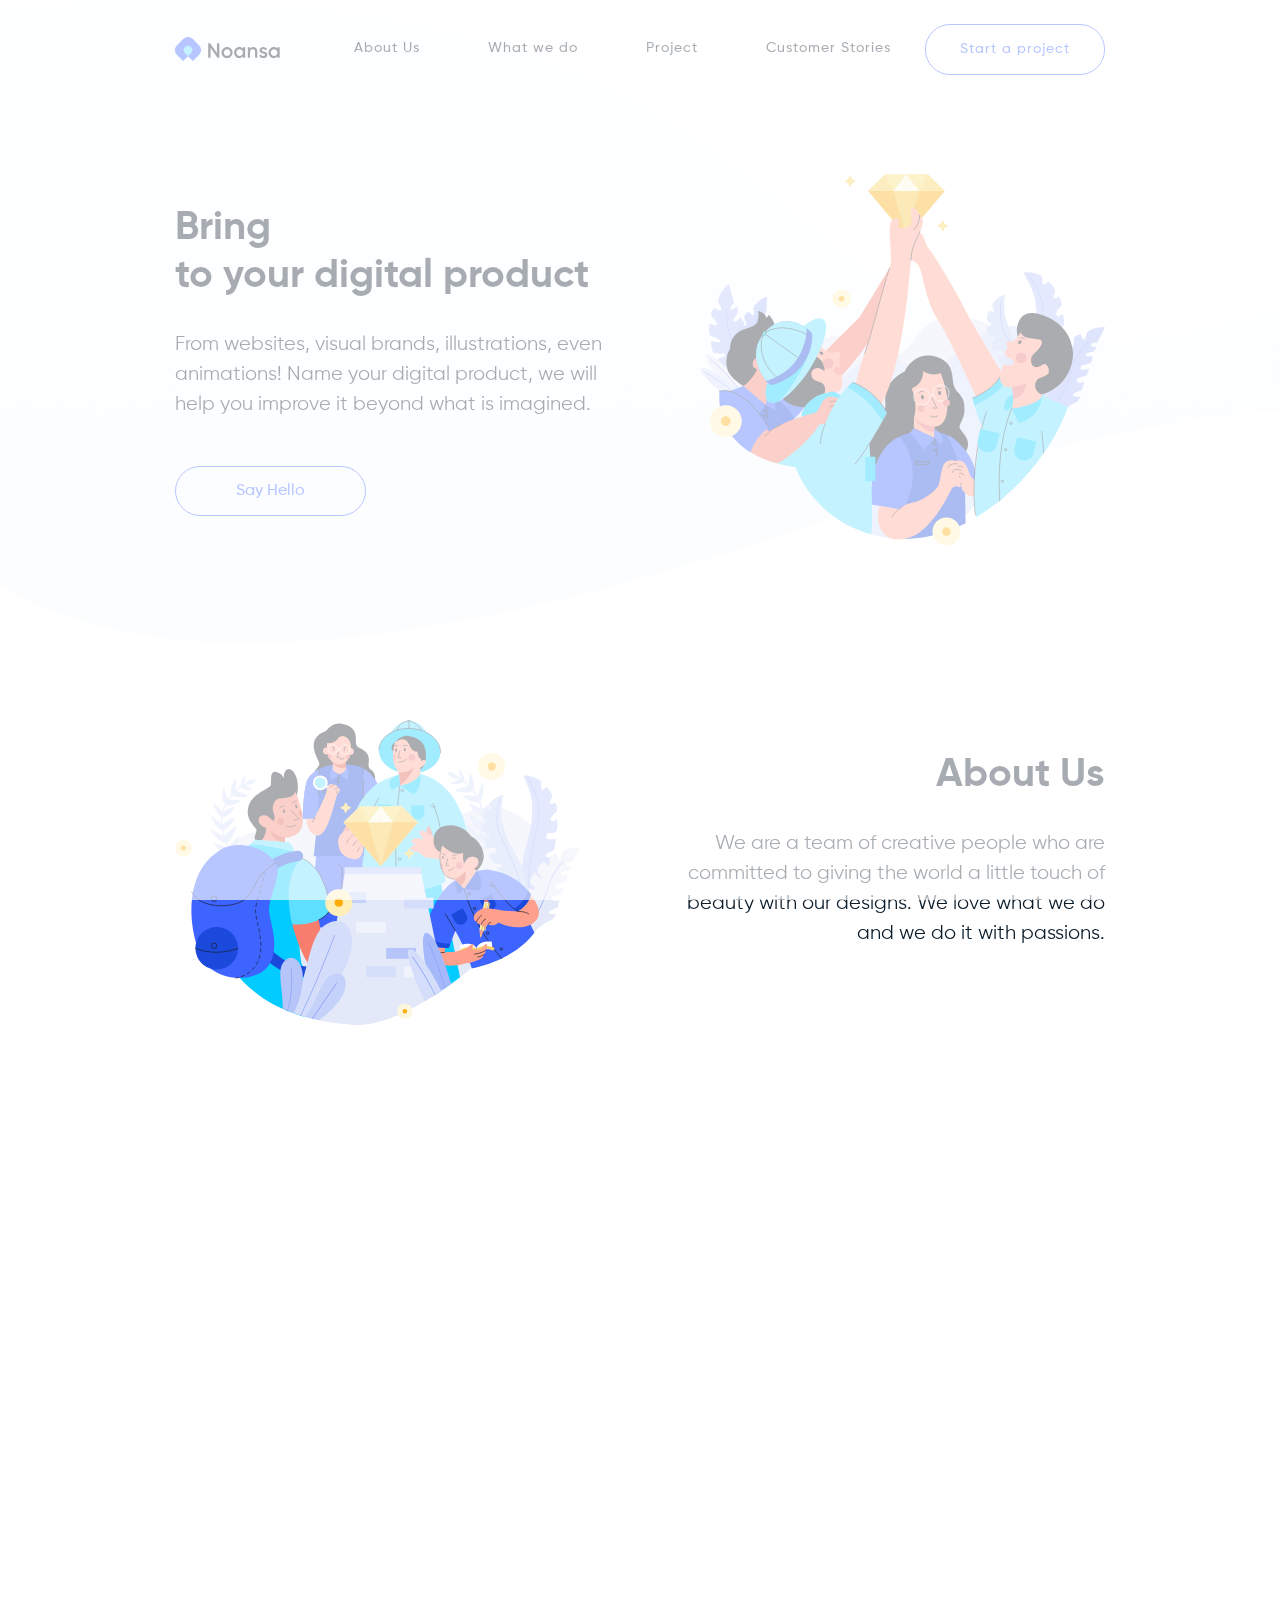
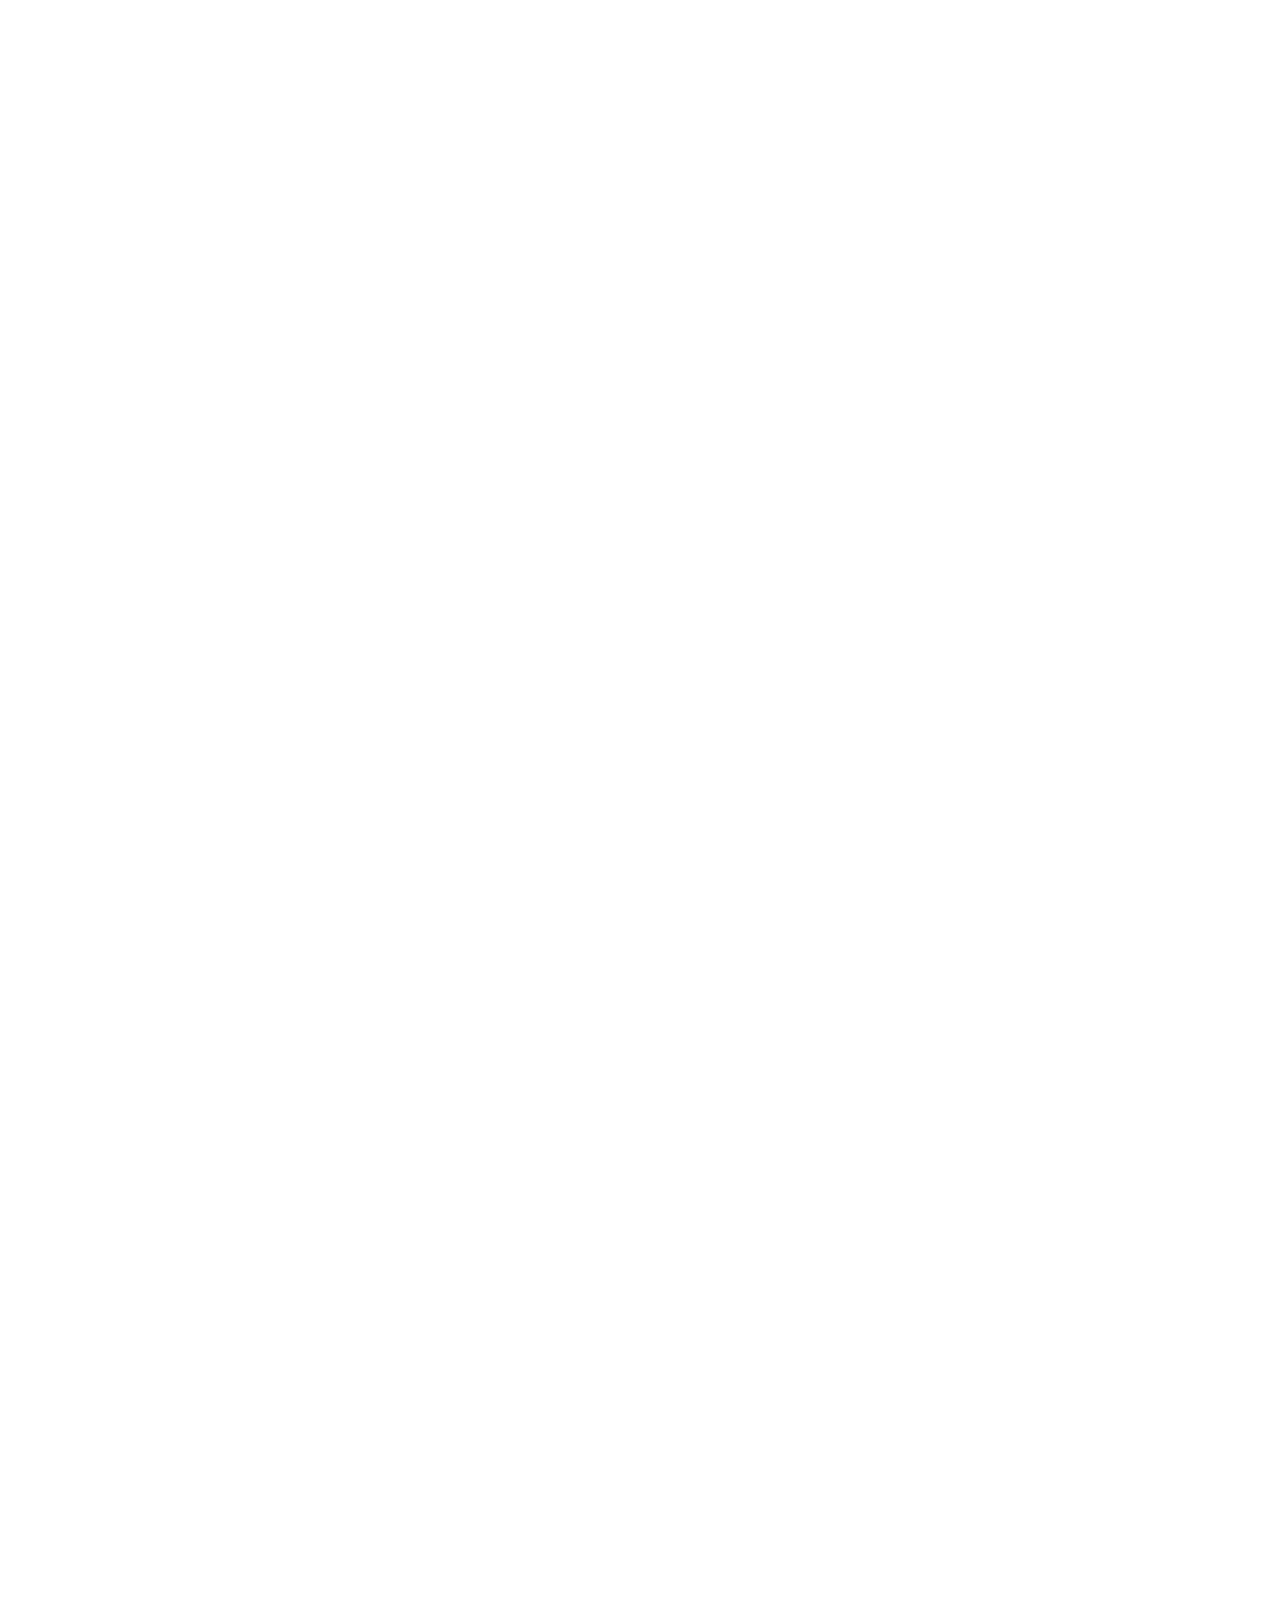
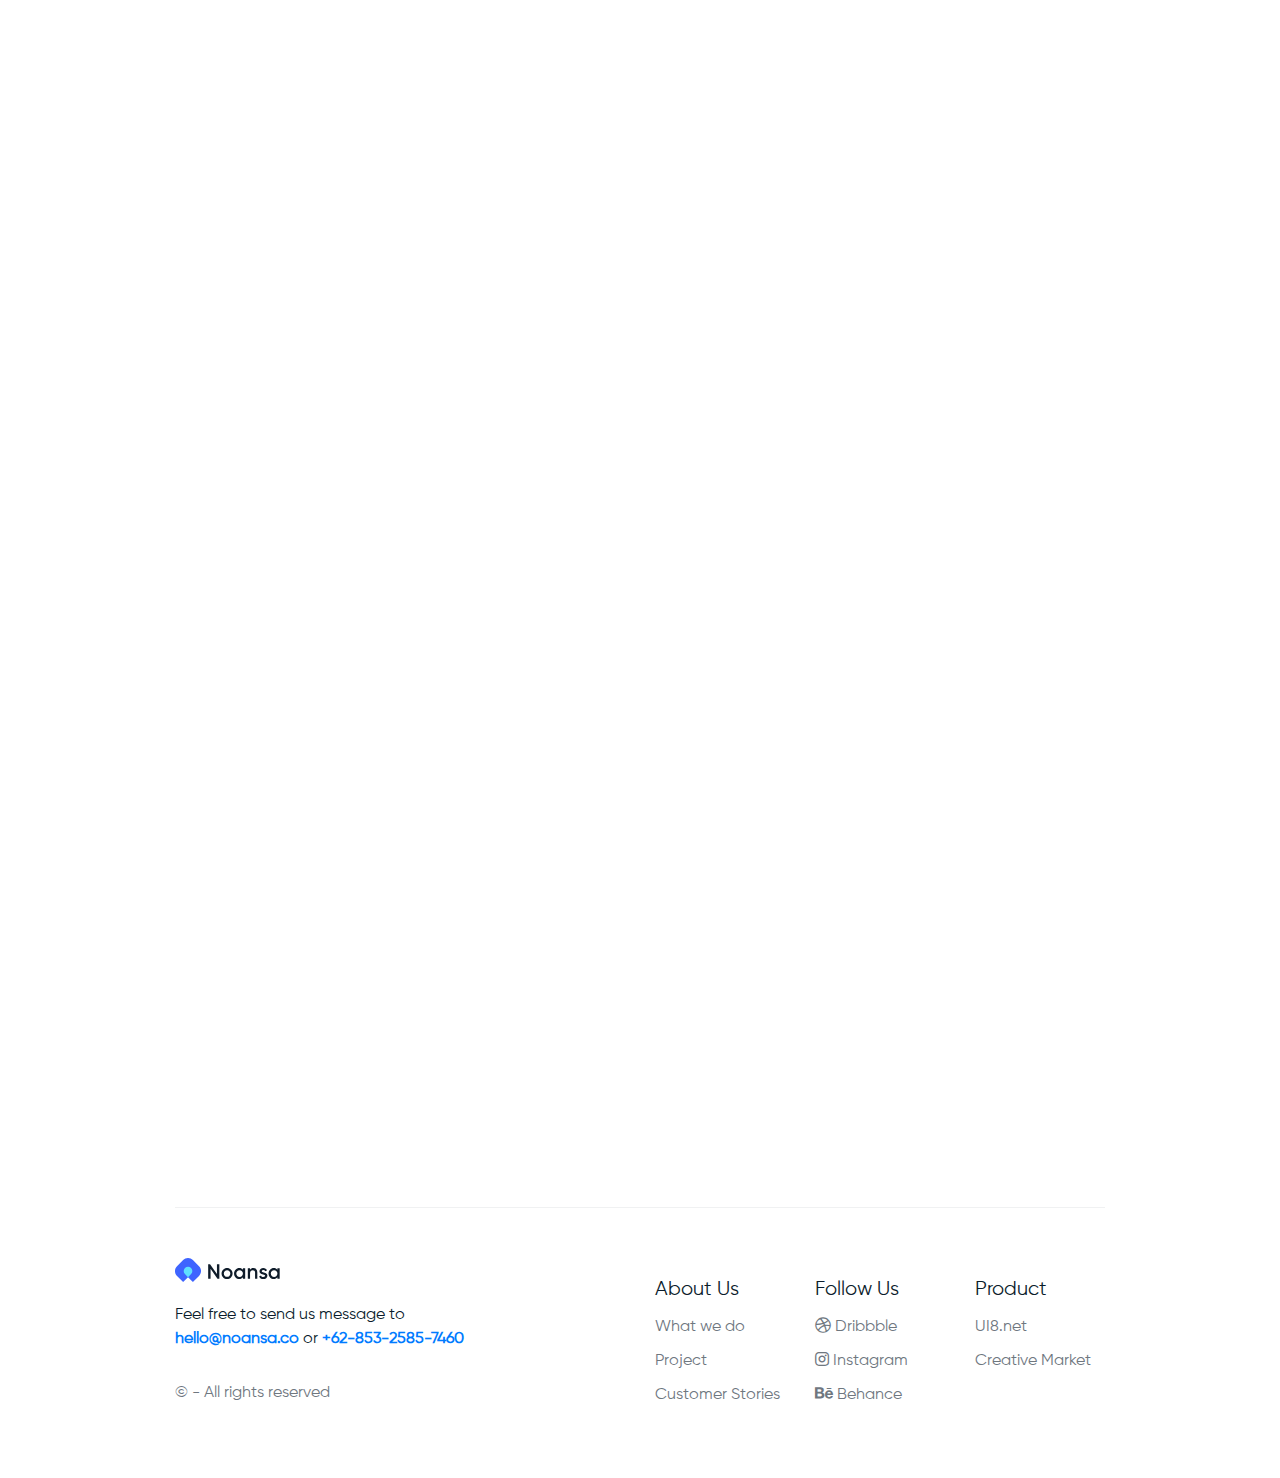
<file: index.html>
<!DOCTYPE html>
<html lang="en">

<head>
   <meta http-equiv="Content-Type" content="text/html; charset=utf-8">

   <meta name="viewport" content="width=device-width, initial-scale=1.0">
   <meta http-equiv="X-UA-Compatible" content="ie=edge">

   <meta name="author" content="Dzakifadh" />
   <title>Noansa Studio</title>

   <!-- Meta tag for thumbnails -->
   <meta property="og:title" content="Noansa Studio" />
   <meta property="og:url" content="https://noansa.dzakifadh.com/" />
   <meta property="og:description" content="Noansa Studio | Design for future">
   <meta property="og:image" content="https://i.ibb.co/d7HcxDM/Group-22.png">
   <meta property="og:type" content="Official Studio Website" />

   <!-- Favicon -->
   <link rel="icon" href="assets/favicon.ico" type="image/ico" />

   <!-- jQuery load first -->
   <script src="assets/js/jquery.min.js"></script>

   <!-- CSS Files -->
   <style>
      @import url("assets/css/bootstrap.min.css");
      @import url("assets/css/all.min.css");
      @import url("assets/lib/owl/css/owl.carousel.min.css");
      @import url("assets/lib/owl/css/owl.theme.default.min.css");
      @import url("assets/css/external.css");
      @import url("assets/css/animate.min.css");
      @import url("assets/css/datepicker.css");
      @import url("assets/css/bootstrap-select.min.css");
      @import url("assets/css/style.css");
   </style>

</head>

<body data-spy="scroll" data-target=".navbar" data-offset="150">
   <div id="preloader">
      <div id="status"></div>
   </div>
   <!-- Main navbar start-->
   <nav class="navbar navbar-expand-lg navbar-dark fixed-top navbar-custom">
      <div class="container" data-aos="fade-in">
         <a href="#" id="logo">
            <img src="assets/images/logo.svg" alt="logo" alt="images">
         </a>
         <button class="navbar-toggler collapsed" type="button" data-toggle="collapse" data-target="#navbarResponsive"
            aria-controls="navbarResponsive" aria-expanded="false" aria-label="Toggle navigation">
            <span class="icon-bar top-bar"></span>
            <span class="icon-bar middle-bar"></span>
            <span class="icon-bar bottom-bar"></span>
            <span class="sr-only">Toggle navigation</span>
         </button>
         <div class="collapse navbar-collapse" id="navbarResponsive">
            <ul class="navbar-nav ml-auto">
               <li class="nav-item">
                  <a class="nav-link scrollTo" href="#about">About Us</a>
               </li>
               <li class="nav-item">
                  <a class="nav-link scrollTo" href="#what">What we do</a>
               </li>
               <li class="nav-item">
                  <a class="nav-link scrollTo" href="#project">Project</a>
               </li>
               <li class="nav-item">
                  <a class="nav-link scrollTo" href="#testimonial">Customer Stories</a>
               </li>
               <li class="nav-item" id="start">
                  <a class="nav-link btn btn-noansa" id="nav-desktop" href="#" data-toggle="modal"
                     data-target="#modal-contact">Start a project</a>
                  <a class="nav-link btn btn-noansa" id="nav-mobile" href="contact-us.html">Start a project</a>
               </li>
            </ul>
         </div>
      </div>
   </nav>
   <!-- Main navbar end-->

   <!-- Home start -->
   <div id="home" class="thetop">
      <div class="container">
         <div class="header-wrapper">
            <div class="row h-header">
               <div class="col-lg-6 col-md-12 align-self-center">
                  <div class="text-home">
                     <div data-aos="fade-up" data-aos-delay="500">
                        <h2 class="cd-headline letters rotate-2">
                           <span>Bring</span>
                           <span class="cd-words-wrapper">
                              <b class="is-visible">Happiness</b>
                              <b>Joy</b>
                              <b>Love</b>
                           </span>
                        </h2>
                        <h2>to your digital product</h2>
                     </div>
                     <p data-aos="fade-up" data-aos-delay="1000">From websites, visual brands, illustrations, even
                        animations! Name your digital product, we will help you improve it beyond what is imagined.</p>
                     <div data-aos="fade-up" data-aos-delay="1500">
                        <a href="#" class="btn btn-noansa" id="say-hello-desktop" data-toggle="modal"
                           data-target="#modal-contact">Say Hello</a>
                     </div>
                     <div data-aos="fade-up" data-aos-delay="2000">
                        <a href="contact-us.html" class="btn btn-noansa" id="say-hello-mobile">Say Hello</a>
                     </div>
                  </div>
               </div>
               <div class="col-lg-6 col-md-12 align-self-center">
                  <div class="header-poster">
                     <img data-aos="fade-left" data-aos-delay="1500" src="assets/images/header-illustrator.svg"
                        alt="images">
                  </div>
               </div>
            </div>
         </div>
      </div>
   </div>
   <!-- Home end -->

   <!-- Modal start-->
   <div class="modal fade" id="modal-contact" style="padding: 0;">
      <div class="modal-dialog modal-xl test-x fadeInDownBig animated">
         <div class="modal-content modal-content-noansa">
            <div class="modal-header">
               <div class="row">
                  <div class="col-md-12">
                     <h2>Hello, <span>let’s talk</span></h2>
                     <p>Interested in working with us? We’d love<br>to hear from you.</p>
                  </div>
               </div>
               <a href="#" id="close-modal" class="close" data-dismiss="modal">
                  <img src="assets/images/close.png" alt="images">
               </a>
            </div>
            <?= form_open("send_data")?>
            <div class="modal-body">
               <div class="row">
                  <div class="col-sm-6">
                     <div class="form-group">
                        <label>Your name*</label>
                        <input type="text" class="form-control form-input-text" name="name" required
                           placeholder="e.g Julia William">
                     </div>
                  </div>
                  <div class="col-sm-6">
                     <div class="form-group">
                        <label>Company name*</label>
                        <input type="text" class="form-control form-input-text" name="company" required
                           placeholder="e.g Noa corp">
                     </div>
                  </div>
                  <div class="col-sm-6">
                     <div class="form-group">
                        <label>The scope of project*</label>
                        <select class="form-control form-input-text" name="scope" required>
                           <option hidden selected disabled>e.g Design</option>
                           <option value="1">Mobile Apps</option>
                           <option value="2">Website</option>
                           <option value="3">Illustration</option>
                           <option value="4">Branding</option>
                           <option value="5">Development</option>
                        </select>
                     </div>
                  </div>
                  <div class="col-sm-6">
                     <div class="form-group">
                        <label>Deadline estimation</label>
                        <input type="text" placeholder="e.g 10-01-2020" name="deadline"
                           class="form-control form-input-text" id="datepicker">
                     </div>
                  </div>
                  <div class="col-sm-6">
                     <div class="form-group">
                        <label>The Budget*</label>
                        <select class="form-control form-input-text" name="budget" required>
                           <option hidden selected disabled>e.g > $1000</option>
                           <option value="1">&lt;$1000</option>
                           <option value="2">$1000-$5000</option>
                           <option value="3">&gt;$5000</option>
                        </select>
                     </div>
                  </div>
                  <div class="col-sm-6">
                     <div class="form-group">
                        <label>Your email*</label>
                        <input type="email" class="form-control form-input-text" name="email" required
                           placeholder="e.g youemail@you.com">
                     </div>
                  </div>
                  <div class="col-sm-12">
                     <div class="form-group">
                        <label>Additional Info*</label>
                        <textarea class="form-control form-input-text" style="resize: none;" name="additional" rows="5"
                           required placeholder="Optionally, sharing more about the project"></textarea>
                     </div>
                  </div>
               </div>
            </div>
            <div class="modal-footer-noansa">
               <span>Need NDA first? E-mail us at <a href="mailto:hello@noansa.co">hello@noansa.co</a></span>
               <!-- <button type="submit" class="btn btn-noansa">Send Us</button> -->
               <a href="success-page.html" class="btn btn-noansa btn-block">Send Us</a>
            </div>
            </form>
         </div>
      </div>
   </div>
   <!-- Modal end -->

   <!-- About us start -->
   <div class="about-wrapper" id="about">
      <div class="container">
         <div class="row d-flex col-reverse">
            <div class="col-lg-6 col-md-12 align-self-center">
               <div class="about-poster" data-aos="fade-right" data-aos-delay="500">
                  <img src="assets/images/about-illustrator.svg" alt="images">
               </div>
            </div>
            <div class="col-lg-6 col-md-12 align-self-center">
               <div class="text-about">
                  <h2 data-aos="fade-up" data-aos-delay="500">About Us</h2>
                  <p data-aos="fade-up" data-aos-delay="1000">We are a team of creative people who are committed to
                     giving
                     the world a little touch of beauty with our designs. We love what we do and we do it with passions.
                  </p>
               </div>
            </div>
         </div>
      </div>
   </div>
   <!-- About us end -->

   <!-- Service start || Desktop-->
   <div id="what"></div>
   <div class="service-wrapper" id="service-desktop">
      <div class="container">
         <div class="row">
            <div class="col-md-12">
               <div class="text-service">
                  <h2 data-aos="fade-right" data-aos-delay="500">We specialise in</h2>
               </div>
            </div>
         </div>
         <div class="row">
            <div class="col-md-4">
               <div class="service-item" data-aos="fade-up" data-aos-delay="1000">
                  <img src="assets/images/uiux.svg" alt="images">
                  <h5>UIUX Design</h5>
                  <p>Hi-Fedelity Design, Prototype, Competitive Analysis, User Flow, User Journey, Wireframe,
                     Lo-Fidelity
                     Design, Quality Assurance.</p>
               </div>
            </div>
            <div class="col-md-4">
               <div class="service-item" data-aos="fade-up" data-aos-delay="1200">
                  <img src="assets/images/illustration.svg" alt="images">
                  <h5>Illustration</h5>
                  <p>Icon Bundle, 2D Illustration, 3D Illustration. Flat Design, Line art, Isometric Illustration.</p>
               </div>
            </div>
            <div class="col-md-4">
               <div class="service-item" data-aos="fade-up" data-aos-delay="1400">
                  <img src="assets/images/branding.svg" alt="images">
                  <h5>Branding</h5>
                  <p>Logo Design, Stationery Design, Visual Identity, Graphic Standard Manual, Brand Guideline.</p>
               </div>
            </div>
            <div class="col-md-4">
               <div class="service-item" data-aos="fade-up" data-aos-delay="1600">
                  <img src="assets/images/animation.svg" alt="images">
                  <h5>Animation</h5>
                  <p>Motion Graphic, Company Profile, Footaage Video.</p>
               </div>
            </div>
            <div class="col-md-4">
               <div class="service-item" data-aos="fade-up" data-aos-delay="1800">
                  <img src="assets/images/development.svg" alt="images">
                  <h5>Development</h5>
                  <p>Front-end Development, Wordpress Development, Support and Maintenance.</p>
               </div>
            </div>
         </div>
      </div>
   </div>
   <!-- Service end || Desktop -->

   <!-- Service start || Mobile -->
   <div class="service-wrapper" id="service-mobile">
      <div class="container">
         <div class="row">
            <div class="col-md-12">
               <div class="text-service">
                  <h2 data-aos="fade-right" data-aos-delay="500">We specialise in</h2>
               </div>
            </div>
         </div>
         <div class="row">
            <div class="col-md-12" data-aos="fade-up" data-aos-delay="1000">
               <div class=" owl-carousel service-carousel owl-theme">
                  <div class="service-item">
                     <img src="assets/images/uiux.svg" alt="images">
                     <h5>UIUX Design</h5>
                     <p>Hi-Fedelity Design, Prototype, Competitive Analysis, User Flow, User Journey, Wireframe,
                        Lo-Fidelity
                        Design, Quality Assurance.</p>
                  </div>
                  <div class="service-item">
                     <img src="assets/images/illustration.svg" alt="images">
                     <h5>Illustration</h5>
                     <p>Icon Bundle, 2D Illustration, 3D Illustration. Flat Design, Line art, Isometric Illustration.
                     </p>
                  </div>
                  <div class="service-item">
                     <img src="assets/images/branding.svg" alt="images">
                     <h5>Branding</h5>
                     <p>Logo Design, Stationery Design, Visual Identity, Graphic Standard Manual, Brand Guideline.</p>
                  </div>
                  <div class="service-item">
                     <img src="assets/images/animation.svg" alt="images">
                     <h5>Animation</h5>
                     <p>Motion Graphic, Company Profile, Footaage Video.</p>
                  </div>
                  <div class="service-item">
                     <img src="assets/images/development.svg" alt="images">
                     <h5>Development</h5>
                     <p>Front-end Development, Wordpress Development, Support and Maintenance.</p>
                  </div>
               </div>
            </div>
         </div>
      </div>
   </div>
   <!-- Service end || Mobile-->
   <div id="project"></div>
   <!-- Project start || Desktop-->
   <div class="project-wrapper" id="project-desktop">
      <div class="container">
         <div class="row">
            <div class="col-md-12">
               <div class="text-project text-center" data-aos="fade-down" data-aos-delay="500">
                  <h2>Our Latest project that live</h2>
                  <p>See the beauty through our project that made it to lives</p>
               </div>
            </div>
         </div>
         <div class="row">
            <div class="col-md-3">
               <div class="noansa-card-left">
                  <img src="assets/images/dot.png" id="dot" alt="images" data-aos="fade-right" data-aos-delay="1000">
                  <a href="https://www.producthunt.com/upcoming/datavju-unified-data-view" target="_blank"
                     class="card noansa-card" data-aos="fade-up" data-aos-delay="1200">
                     <div class="card-img">
                        <img src="assets/images/laptop.png" alt="images">
                     </div>
                     <p>Datavju</p>
                     <h4>Tools for data analysts</h4>
                  </a>
               </div>
            </div>
            <div class="col-md-6">
               <a href="https://www.snowballwealth.com/" target="_blank" class="card noansa-card" data-aos="zoom-in"
                  data-aos-delay="1400">
                  <div class="card-img">
                     <img src="assets/images/website.png" alt="images">
                  </div>
                  <p>Snowballwealth</p>
                  <h4>Snowball Wealth is the tools to tackle student debt, so you can start saving and investing.</h4>
               </a>
            </div>
            <div class="col-md-3">
               <a href="https://weoffr.com/" target="_blank" class="card noansa-card" data-aos="fade-down"
                  data-aos-delay="1000">
                  <div class="card-img">
                     <img src="assets/images/mockup.png" alt="images">
                  </div>
                  <p>Weoffr</p>
                  <h4>Single Family Residential Real Estate Investments</h4>
               </a>
               <a href="https://www.outpost.health/" target="_blank" class="card noansa-card" data-aos="fade-left"
                  data-aos-delay="1200">
                  <div class="card-img">
                     <img src="assets/images/mobile.png" alt="images">
                  </div>
                  <p>Outpost Health</p>
                  <h4>Humanizing healthcare for all.</h4>
               </a>
            </div>
         </div>
      </div>
   </div>
   <!-- Project end || Desktop -->

   <!-- Project start || Mobile -->
   <div class="project-wrapper" id="project-mobile">
      <div class="container">
         <div class="row">
            <div class="col-md-12">
               <div class="text-project text-center">
                  <h2 data-aos="fade-left" data-aos-delay="500">Our Latest project that live</h2>
                  <p data-aos="fade-left" data-aos-delay="1000">See the beauty through our project that made it to lives
                  </p>
               </div>
            </div>
         </div>
         <div class="row">
            <div class="col-md-12" data-aos="fade-up" data-aos-delay="1500">
               <div class="owl-carousel owl-project owl-theme">
                  <div class="item">
                     <img src="assets/images/project-mobile-1.png" alt="images">
                     <p>Datavju</p>
                     <h4>Tools for data analysts</h4>
                  </div>
                  <div class="item">
                     <img src="assets/images/project-mobile-2.png" alt="images">
                     <p>Snowballwealth</p>
                     <h4>Snowball Wealth is the tools to tackle student debt, so you can start saving and investing.
                     </h4>
                  </div>
                  <div class="item">
                     <img src="assets/images/project-mobile-3.png" alt="images">
                     <p>Weoffr</p>
                     <h4>Single Family Residential Real Estate Investments</h4>
                  </div>
                  <div class="item">
                     <img src="assets/images/project-mobile-4.png" alt="images">
                     <p>Outpost Health</p>
                     <h4>Humanizing healthcare for all.</h4>
                  </div>
               </div>
            </div>
         </div>
      </div>
   </div>
   <!-- Project end || Mobile -->

   <!-- Counter start -->
   <div class="counter-wrapper">
      <div class="container-fluid">
         <div class="counter-bg text-center" data-aos="fade-down" data-aos-delay="500">
            <div class="row">
               <div class="col-lg-3 col-6">
                  <div class="counter-data-single">
                     <span class="counter-value-single" data-count="1">0</span>
                     <p>Years of operation</p>
                  </div>
               </div>
               <div class="col-lg-3 col-6">
                  <div class="counter-data">
                     <span class="counter-value" data-count="50">0</span>
                     <p>Satisfied clients</p>
                  </div>
               </div>
               <div class="col-lg-3 col-6">
                  <div class="counter-data">
                     <span class="counter-value" data-count="100">0</span>
                     <p>Projects delivered</p>
                  </div>
               </div>
               <div class="col-lg-3 col-6">
                  <div class="counter-data">
                     <span class="counter-value" data-count="5">0</span>
                     <p>Experts</p>
                  </div>
               </div>
            </div>
         </div>
      </div>
   </div>
   <!-- Counter end -->
   <div id="testimonial"></div>
   <!-- Testimonial start || Desktop -->
   <div class="testimonial-wrapper" id="testimonial-desktop">
      <div class="container-fluid">
         <div class="testimonial-bg" data-aos="fade-left" data-aos-delay="500">
            <div class="row">
               <div class="col-md-12">
                  <div class="text-testimonial">
                     <h2>Customer Stories</h2>
                  </div>
               </div>
               <div class="col-md-12">
                  <div id="big-desktop" class="owl-carousel owl-theme">
                     <div class="item">
                        <div class="owl-testimonial-desktop">
                           <p>Working with Noansa Studios is a breath of fresh air, they delivered my project on time
                              and
                              exceeded my expectations. I'm especially fond of their beautiful and insightful
                              illustrations
                           </p>
                        </div>
                     </div>
                     <div class="item">
                        <div class="owl-testimonial-desktop">
                           <p>I’ve had a long-lasting partnership with Noansa. They always try to make things possible.
                              Very happy to work with them.</p>
                        </div>
                     </div>
                     <div class="item">
                        <div class="owl-testimonial-desktop">
                           <p>Wow is all i can say! Noansa did an absolutely phenomenal job from start to finish! They
                              captured and created exactly what I wanted and exceeded everyone’s designs. Highly
                              recommend!
                           </p>
                        </div>
                     </div>
                  </div>
                  <div id="thumbs-desktop" class="owl-carousel owl-theme">
                     <div class="tester">
                        <img src="assets/images/tester1.png" alt="images">
                        <div class="text-tester">
                           <span>Jamison Hiils</span>
                           <span>Obvious</span>
                        </div>
                     </div>
                     <div class="tester">
                        <img src="assets/images/tester2.png" alt="images">
                        <div class="text-tester">
                           <span>Marius Lian</span>
                           <span>Datavju</span>
                        </div>
                     </div>
                     <div class="tester">
                        <img src="assets/images/tester3.png" alt="images">
                        <div class="text-tester">
                           <span>Didi Emokpare</span>
                           <span>Outpost Health</span>
                        </div>
                     </div>
                  </div>
               </div>
            </div>
         </div>
      </div>
   </div>
   <!-- Testimonial end || Desktop -->

   <!-- Testimonial start || Mobile -->
   <div class="testimonial-wrapper" id="testimonial-mobile">
      <div class="container-fluid">
         <div class="testimonial-bg" data-aos="fade-down" data-aos-delay="500">
            <div class="row">
               <div class="col-md-12">
                  <div class="text-testimonial">
                     <h2>Customer Stories</h2>
                  </div>
               </div>
               <div class="col-md-12">
                  <div id="big-mobile" class="owl-carousel owl-testimonial owl-theme">
                     <div class="item">
                        <div class="owl-testimonial-mobile">
                           <p>Working with Noansa Studios is a breath of fresh air, they delivered my project on time
                              and
                              exceeded my expectations. I'm especially fond of their beautiful and insightful
                              illustrations
                           </p>
                           <div class="tester">
                              <img src="assets/images/tester1.png" alt="images">
                              <div class="text-tester">
                                 <span>Jamison Hiils</span>
                                 <span>Obvious</span>
                              </div>
                           </div>
                        </div>
                     </div>
                     <div class="item">
                        <div class="owl-testimonial-mobile">
                           <p>I’ve had a long-lasting partnership with Noansa. They always try to make things possible.
                              Very happy to work with them.</p>
                           <div class="tester">
                              <img src="assets/images/tester2.png" alt="images">
                              <div class="text-tester">
                                 <span>Marius Lian</span>
                                 <span>Datavju</span>
                              </div>
                           </div>
                        </div>
                     </div>
                     <div class="item">
                        <div class="owl-testimonial-mobile">
                           <p>Wow is all i can say! Noansa did an absolutely phenomenal job from start to finish! They
                              captured and created exactly what I wanted and exceeded everyone’s designs. Highly
                              recommend!
                           </p>
                           <div class="tester">
                              <img src="assets/images/tester3.png" alt="images">
                              <div class="text-tester">
                                 <span>Didi Emokpare</span>
                                 <span>Outpost Health</span>
                              </div>
                           </div>
                        </div>
                     </div>
                  </div>
               </div>
            </div>
         </div>
      </div>
   </div>
   <!-- Testimonial end || Mobile -->

   <!-- Client start -->
   <div class="container">
      <div class="client-wrapper text-center">
         <div class="row justify-content-center d-flex flex-wrap align-items-center">
            <div class="col-xl-3 col-lg-4 col-md-5 col-6">
               <div class="client-img-wrapper" data-aos="fade-up" data-aos-delay="800">
                  <img src="assets/images/client1.png" alt="images">
               </div>
            </div>
            <div class="col-xl-3 col-lg-4 col-md-5 col-6">
               <div class="client-img-wrapper" data-aos="fade-up" data-aos-delay="1000">
                  <img src="assets/images/client2.png" alt="images">
               </div>
            </div>
            <div class="col-xl-3 col-lg-4 col-md-5 col-6">
               <div class="client-img-wrapper" data-aos="fade-up" data-aos-delay="1200">
                  <img src="assets/images/client3.png" alt="images">
               </div>
            </div>
            <div class="col-xl-3 col-lg-4 col-md-5 col-6">
               <div class="client-img-wrapper" data-aos="fade-up" data-aos-delay="1400">
                  <img src="assets/images/client4.png" alt="images">
               </div>
            </div>
            <div class="col-xl-2 col-lg-4 col-md-5 col-6">
               <div class="client-img-wrapper" data-aos="fade-up" data-aos-delay="1600">
                  <img src="assets/images/client5.png" alt="images">
               </div>
            </div>
            <div class="col-xl-2 col-lg-4 col-md-5 col-6">
               <div class="client-img-wrapper" data-aos="fade-up" data-aos-delay="1800">
                  <img src="assets/images/client6.png" alt="images">
               </div>
            </div>
            <div class="col-xl-2 col-lg-4 col-md-5 col-6">
               <div class="client-img-wrapper" data-aos="fade-up" data-aos-delay="2000">
                  <img src="assets/images/client7.png" alt="images">
               </div>
            </div>
            <div class="col-xl-2 col-lg-4 col-md-5 col-6">
               <div class="client-img-wrapper" data-aos="fade-up" data-aos-delay="2200">
                  <img src="assets/images/client8.png" alt="images">
               </div>
            </div>
            <div class="col-xl-2 col-lg-4 col-md-5 col-6">
               <div class="client-img-wrapper" data-aos="fade-up" data-aos-delay="2400">
                  <img src="assets/images/client9.png" alt="images">
               </div>
            </div>
         </div>
      </div>
   </div>
   <!-- Client end -->

   <!-- Footer start -->
   <div class="footer-wrapper">
      <div class="container">
         <div class="row">
            <div class="col-lg-6">
               <img src="assets/images/logo.svg" alt="images">
               <p>Feel free to send us message to<br><a href="mailto:hello@noansa.co">hello@noansa.co</a> or <a
                     href="tel:6285325857460" id="phone">+62-853-2585-7460</a></p>
               <span class="copyright-desktop">&copy; <?= date("Y")?> - All rights reserved</span>
            </div>
            <div class="col-lg-2 col-6">
               <h5>About Us</h5>
               <ul>
                  <li>
                     <a target="_blank" class="scrollTo" href="#what">What we do</a>
                  </li>
                  <li>
                     <a target="_blank" class="scrollTo" href="#project">Project</a>
                  </li>
                  <li>
                     <a target="_blank" class="scrollTo" href="#testimonial">Customer Stories</a>
                  </li>
               </ul>
            </div>
            <div class="col-lg-2 col-6">
               <h5>Follow Us</h5>
               <ul>
                  <li>
                     <a target="_blank" href="https://dribbble.com/Noansa">
                        <i class="fab fa-dribbble"></i>
                        <span>Dribbble</span>
                     </a>
                  </li>
                  <li>
                     <a target="_blank" href="https://www.instagram.com/noansa.studio/">
                        <i class="fab fa-instagram"></i>
                        <span>Instagram</span>
                     </a>
                  </li>
                  <li>
                     <a target="_blank" href="https://www.behance.net/Noansa">
                        <i class="fab fa-behance"></i>
                        <span>Behance</span>
                     </a>
                  </li>
               </ul>
            </div>
            <div class="col-lg-2 col-6">
               <h5>Product</h5>
               <ul>
                  <li>
                     <a target="_blank" href="https://ui8.net/users/noansa-studio?status=6">UI8.net</a>
                  </li>
                  <li>
                     <a target="_blank" href="https://creativemarket.com/noansa">Creative Market</a>
                  </li>
               </ul>
            </div>
         </div>
         <div class="copyright-mobile text-center">
            <span>&copy; 2020 - All rights reserved</span>
         </div>
      </div>
   </div>
   <!-- Footer end -->


   <script src="assets/js/popper.js"></script>
   <script src="assets/js/bootstrap.min.js"></script>
   <script src="assets/lib/owl/js/owl.carousel.min.js"></script>
   <script src="assets/js/bootstrap-datepicker.js"></script>
   <script src="assets/js/bootstrap-select.min.js"></script>
   <script src="assets/js/aos.js"></script>
   <script src="assets/js/style.js"></script>
</body>

</html>
</file>
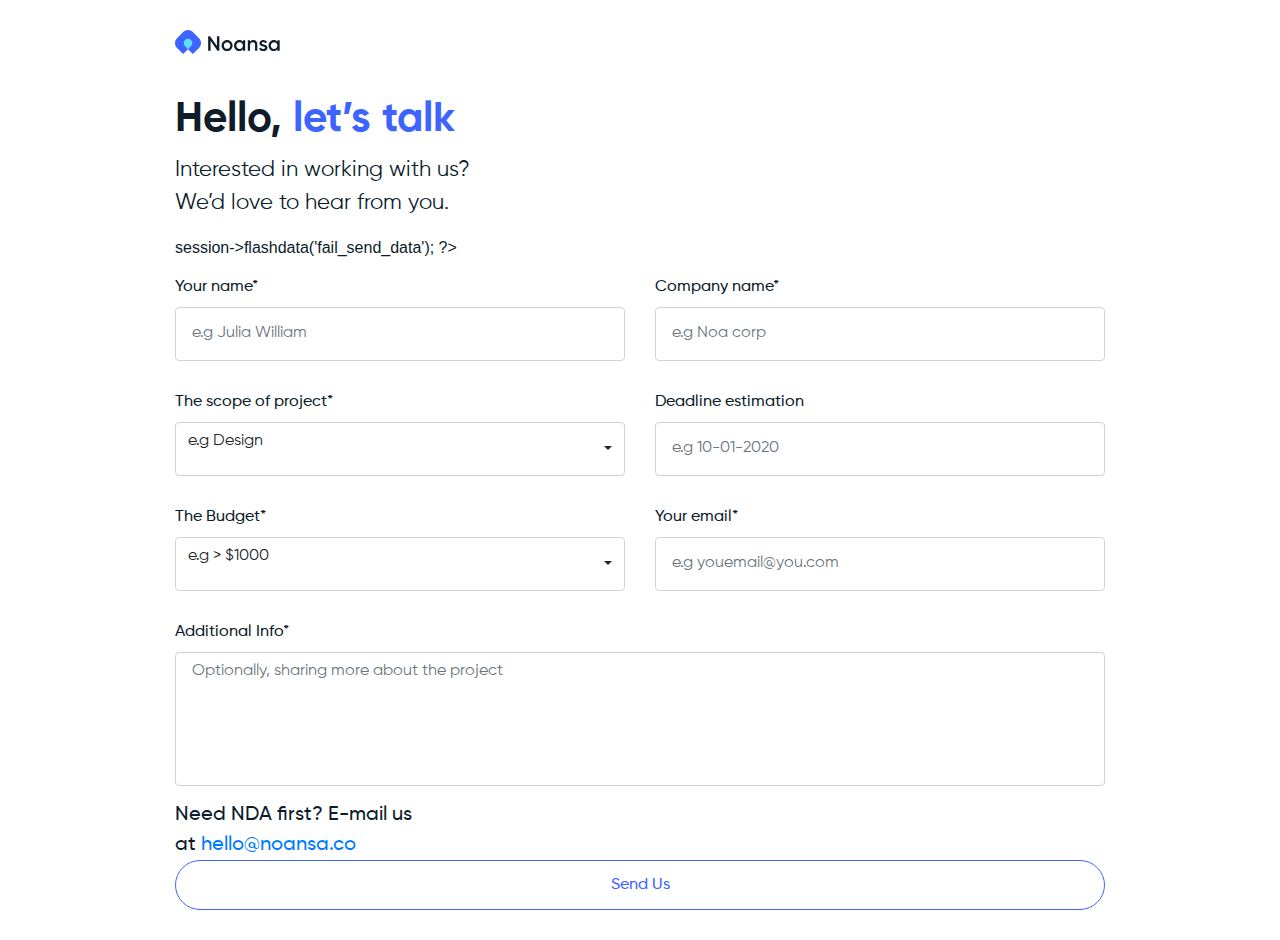
<file: contact-us.html>
<!DOCTYPE html>
<html lang="en">

<head>
   <meta http-equiv="Content-Type" content="text/html; charset=utf-8">

   <meta name="viewport" content="width=device-width, initial-scale=1.0">
   <meta http-equiv="X-UA-Compatible" content="ie=edge">

   <meta name="author" content="maghozistudio" />
   <title>Noansa Studio</title>

   <!-- Meta tag for thumbnails -->
   <meta property="og:title" content="Noansa Studio" />
   <meta property="og:url" content="https://noansa.dzakifadh.com/" />
   <meta property="og:description" content="Noansa Studio | Design for future">
   <meta property="og:image" content="https://i.ibb.co/d7HcxDM/Group-22.png">
   <meta property="og:type" content="Official Studio Website" />

   <!-- Favicon -->
   <link rel="icon" href="assets/favicon.ico" type="image/ico" />

   <!-- jQuery load first -->
   <script src="assets/js/jquery.min.js"></script>

   <!-- CSS Files -->
   <style>
      @import url("assets/css/bootstrap.min.css");
      @import url("assets/css/all.min.css");
      @import url("assets/css/external.css");
      @import url("assets/css/datepicker.css");
      @import url("assets/css/bootstrap-select.min.css");
      @import url("assets/css/style.css");
   </style>

</head>

<body data-spy="scroll" data-target=".navbar" data-offset="150">

   <div class="contact-form">
      <div class="container">
         <div class="row">
            <div class="col-md-12">
               <img src="assets/images/logo.svg" alt="logo" alt="images">
            </div>
            <div class="col-md-12">
               <div class="talk-mobile">
                  <h2>Hello, <span>let’s talk</span></h2>
                  <p>Interested in working with us?<br>We’d love to hear from you.</p>
               </div>
            </div>
         </div>
         <div class="row">
            <div class="col-md-12">
               <?= form_open("send_data_contact")?>
               <div class="row">
                  <div class="col-sm-12">
                     <?php echo $this->session->flashdata('fail_send_data'); ?>
                  </div>
                  <div class="col-sm-6">
                     <div class="form-group">
                        <label>Your name*</label>
                        <input type="text" class="form-control form-input-text" name="name" required
                           placeholder="e.g Julia William">
                     </div>
                  </div>
                  <div class="col-sm-6">
                     <div class="form-group">
                        <label>Company name*</label>
                        <input type="text" class="form-control form-input-text" name="company" required
                           placeholder="e.g Noa corp">
                     </div>
                  </div>
                  <div class="col-sm-6">
                     <div class="form-group">
                        <label>The scope of project*</label>
                        <select class="form-control form-input-text" name="scope" required>
                           <option hidden selected disabled>e.g Design</option>
                           <option value="1">Mobile Apps</option>
                           <option value="2">Website</option>
                           <option value="3">Illustration</option>
                           <option value="4">Branding</option>
                           <option value="5">Development</option>
                        </select>
                     </div>
                  </div>
                  <div class="col-sm-6">
                     <div class="form-group">
                        <label>Deadline estimation</label>
                        <input type="text" placeholder="e.g 10-01-2020" name="deadline"
                           class="form-control form-input-text" id="datepicker">
                     </div>
                  </div>
                  <div class="col-sm-6">
                     <div class="form-group">
                        <label>The Budget*</label>
                        <select class="form-control form-input-text" name="budget" required>
                           <option hidden selected disabled>e.g > $1000</option>
                           <option value="1">&lt;$1000</option>
                           <option value="2">$1000 - $5000</option>
                           <option value=3>&gt;$5000</option>
                        </select>
                     </div>
                  </div>
                  <div class="col-sm-6">
                     <div class="form-group">
                        <label>Your email*</label>
                        <input type="email" class="form-control form-input-text" name="email" required
                           placeholder="e.g youemail@you.com">
                     </div>
                  </div>
                  <div class="col-sm-12">
                     <div class="form-group">
                        <label>Additional Info*</label>
                        <textarea class="form-control form-input-text" style="resize: none;" name="additional" rows="5"
                           required placeholder="Optionally, sharing more about the project"></textarea>
                     </div>
                  </div>
               </div>
               <div class="row">
                  <div class="col-md-12">
                     <div class="footer-contact">
                        <span>Need NDA first? E-mail us<br>at <a
                              href="mailto:hello@noansa.co">hello@noansa.co</a></span>
                        <div class="text-center">
                           <!-- <button type="submit" class="btn btn-noansa btn-block">Send Us</button> -->
                           <a href="success-page.html" class="btn btn-noansa btn-block">Send Us</a>
                        </div>
                     </div>
                  </div>
               </div>
               </form>
            </div>
         </div>
      </div>
   </div>
   <script src="assets/js/popper.js"></script>
   <script src="assets/js/bootstrap.min.js"></script>
   <script src="assets/js/bootstrap-datepicker.js"></script>
   <script src="assets/js/bootstrap-select.min.js"></script>
   <script>
      $(function () {
         $('#datepicker').datepicker({
            clearBtn: true,
            format: "dd-mm-yyyy"
         });
         $('select').selectpicker();
      });
   </script>

</body>

</html>
</file>
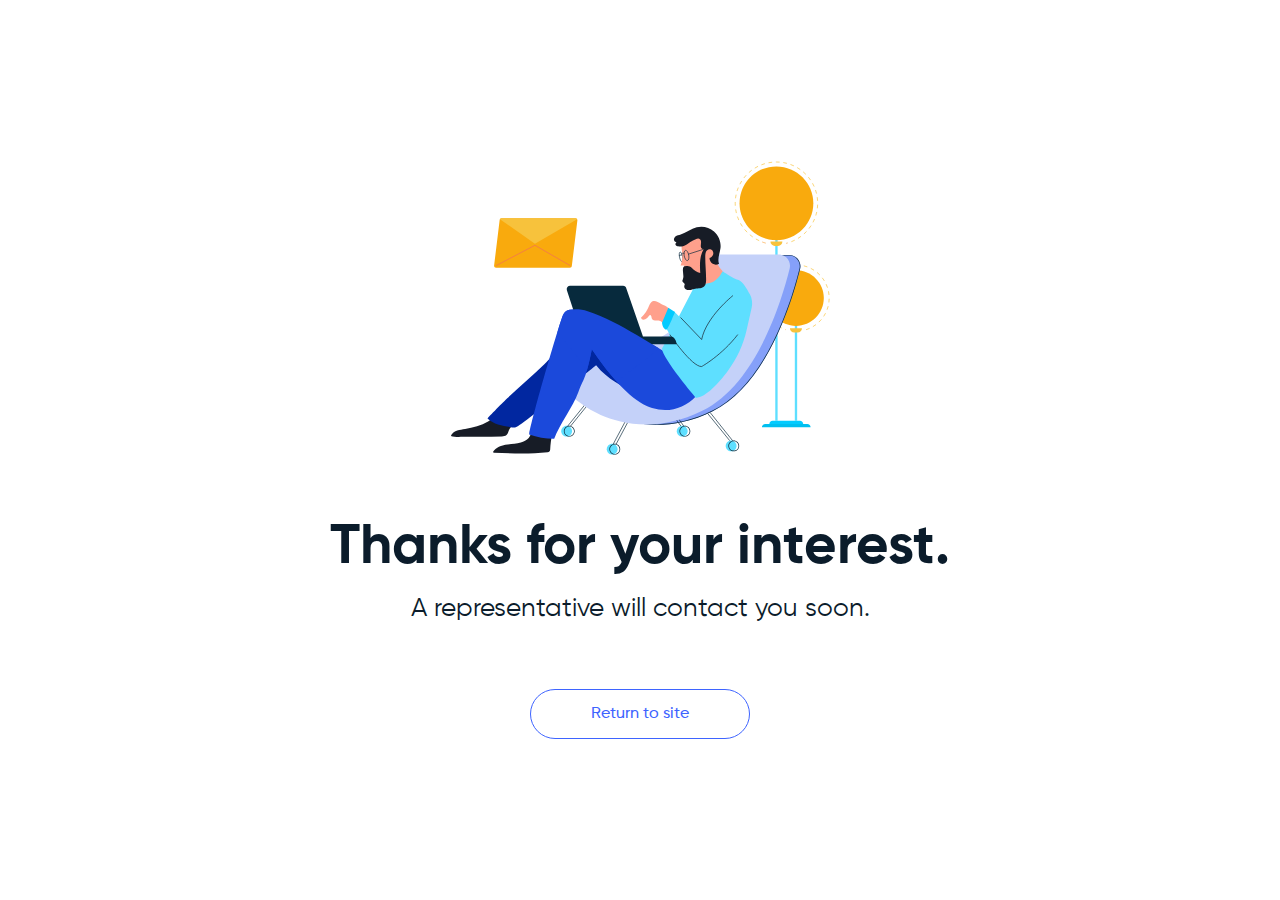
<file: success-page.html>
<!DOCTYPE html>
<html lang="en">

<head>
   <meta http-equiv="Content-Type" content="text/html; charset=utf-8">

   <meta name="viewport" content="width=device-width, initial-scale=1.0">
   <meta http-equiv="X-UA-Compatible" content="ie=edge">

   <meta name="author" content="maghozistudio" />
   <title>Noansa Studio</title>

   <!-- Meta tag for thumbnails -->
   <meta property="og:title" content="Noansa Studio" />
   <meta property="og:url" content="https://noansa.dzakifadh.com/" />
   <meta property="og:description" content="Noansa Studio | Design for future">
   <meta property="og:image" content="https://i.ibb.co/d7HcxDM/Group-22.png">
   <meta property="og:type" content="Official Studio Website" />

   <!-- Favicon -->
   <link rel="icon" href="assets/favicon.ico" type="image/ico" />

   <!-- jQuery load first -->
   <script src="assets/js/jquery.min.js"></script>

   <!-- CSS Files -->
   <style>
      @import url("assets/css/bootstrap.min.css");
      @import url("assets/css/all.min.css");
      @import url("assets/css/external.css");
      @import url("assets/css/datepicker.css");
      @import url("assets/css/bootstrap-select.min.css");
      @import url("assets/css/style.css");
   </style>

</head>

<body data-spy="scroll" data-target=".navbar" data-offset="150">
   <div class="container">
      <div class="header-wrapper text-center">
         <div class="row h-heading">
            <div class="col-md-12 align-self-center">
               <div class="sucess-wrapper">
                  <img src="assets/images/success.svg" alt="images">
                  <h2>Thanks for your interest.</h2>
                  <p>A representative will contact you soon.</p>
                  <a href="noansa.netlify.app" class="btn btn-noansa">Return to site</a>
               </div>
            </div>
         </div>
      </div>
      <script src="assets/js/popper.js"></script>
      <script src="assets/js/bootstrap.min.js"></script>
      <script src="assets/js/bootstrap-datepicker.js"></script>
      <script src="assets/js/bootstrap-select.min.js"></script>
      <script>
         $(function () {
            $('#datepicker').datepicker({
               clearBtn: true,
               format: "dd-mm-yyyy"
            });
            $('select').selectpicker();
         });
      </script>

</body>

</html>
</file>
